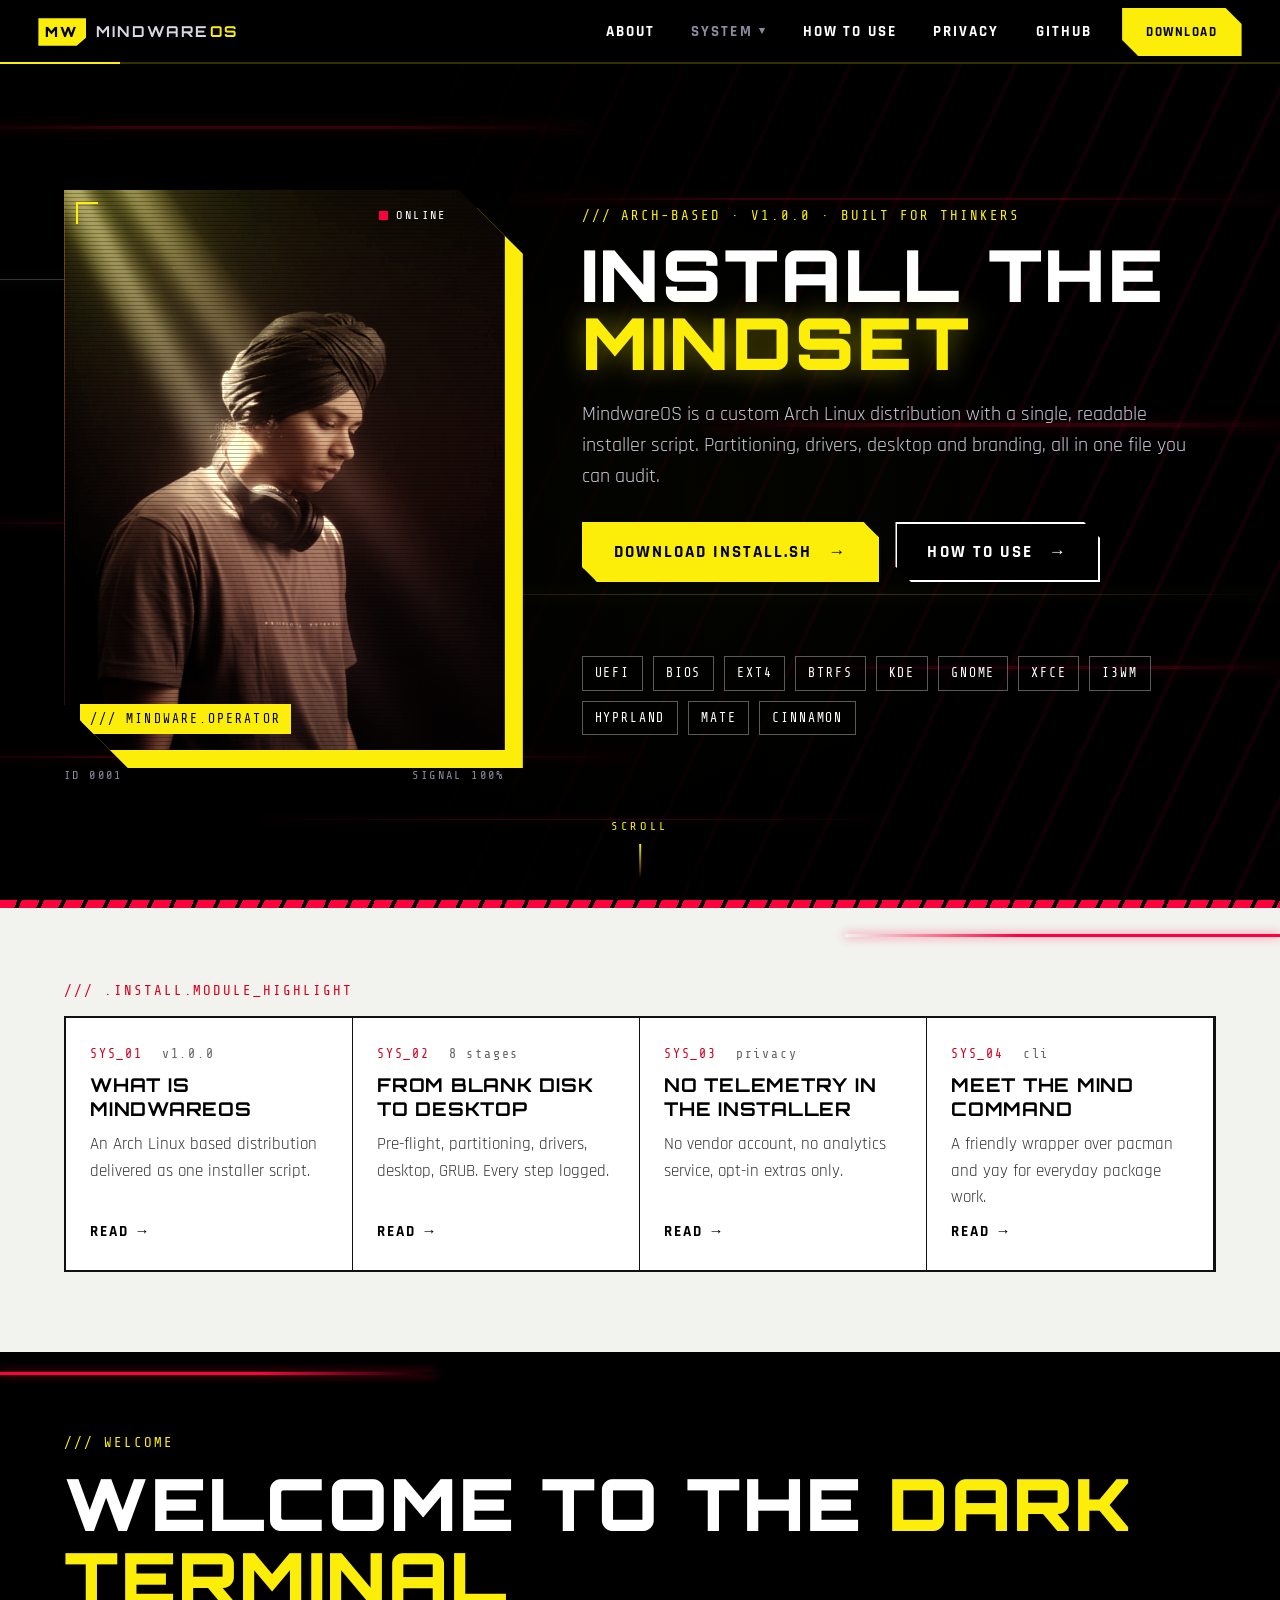
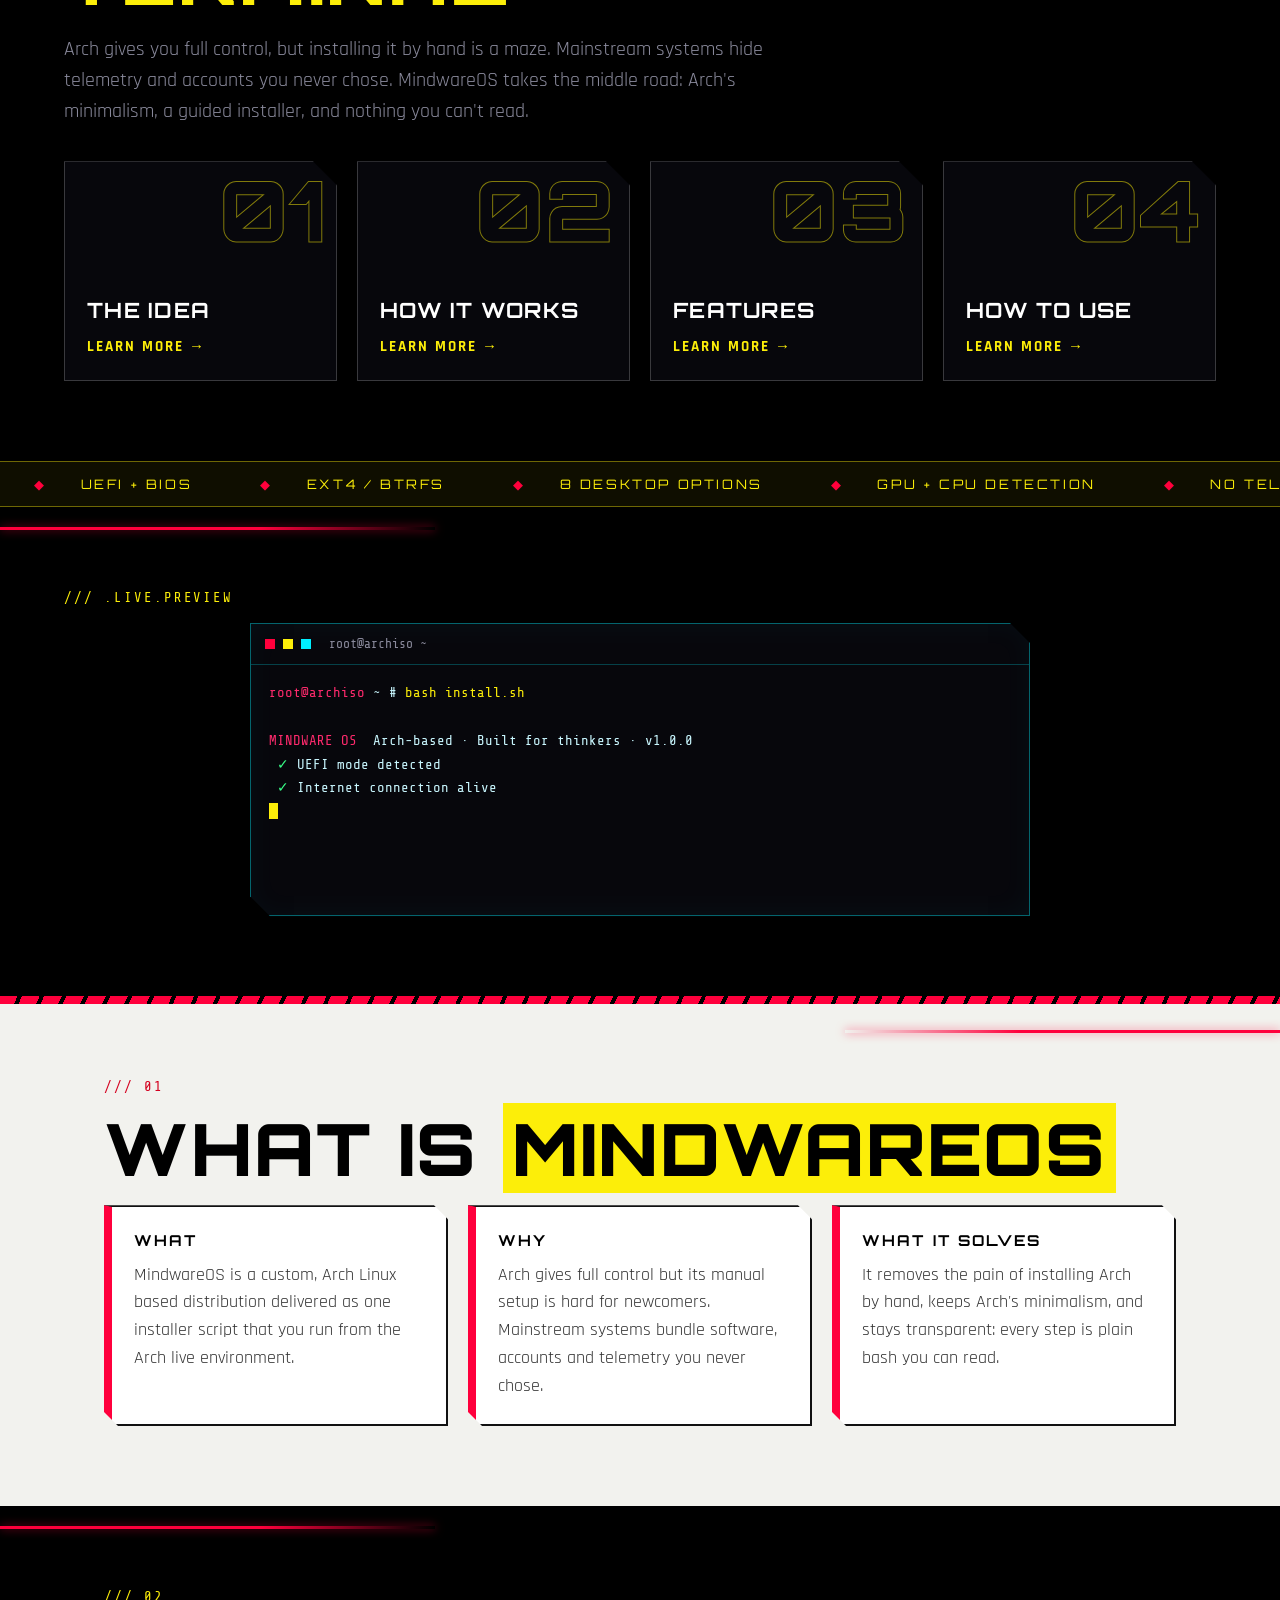
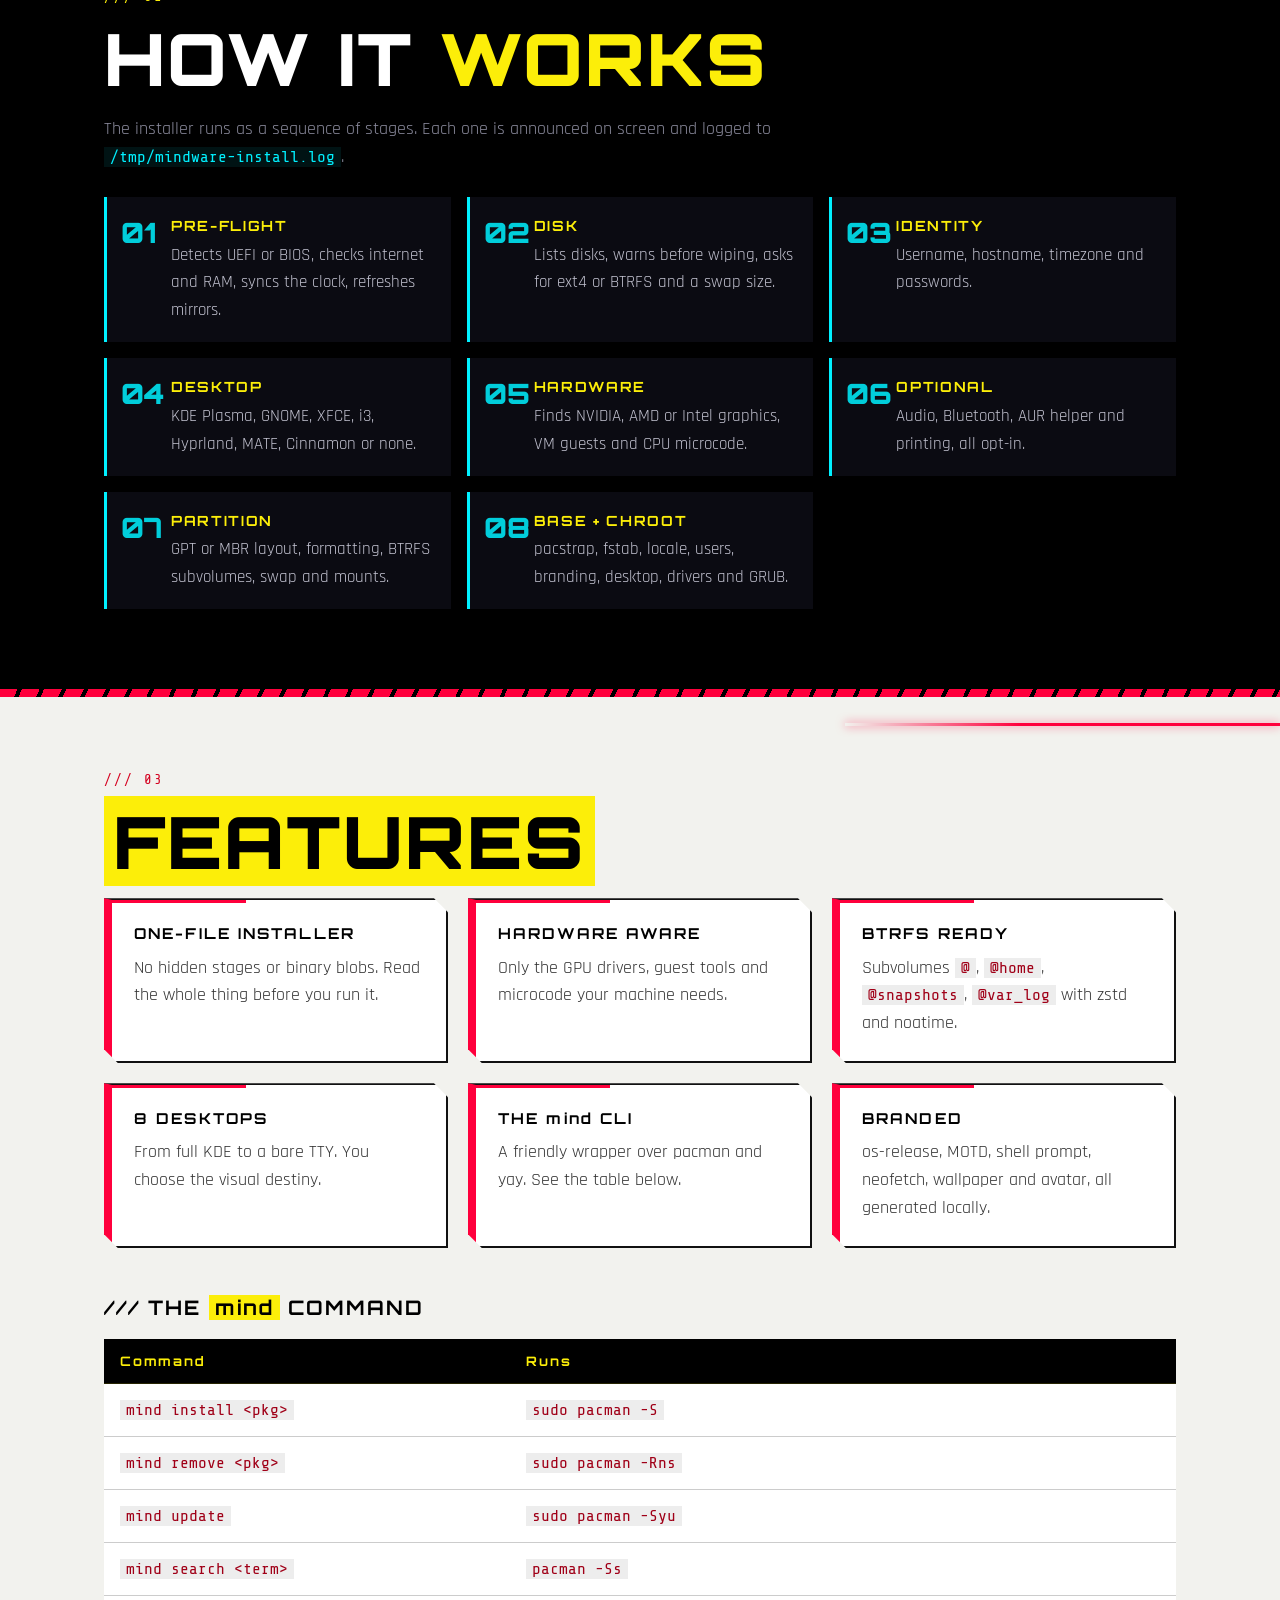
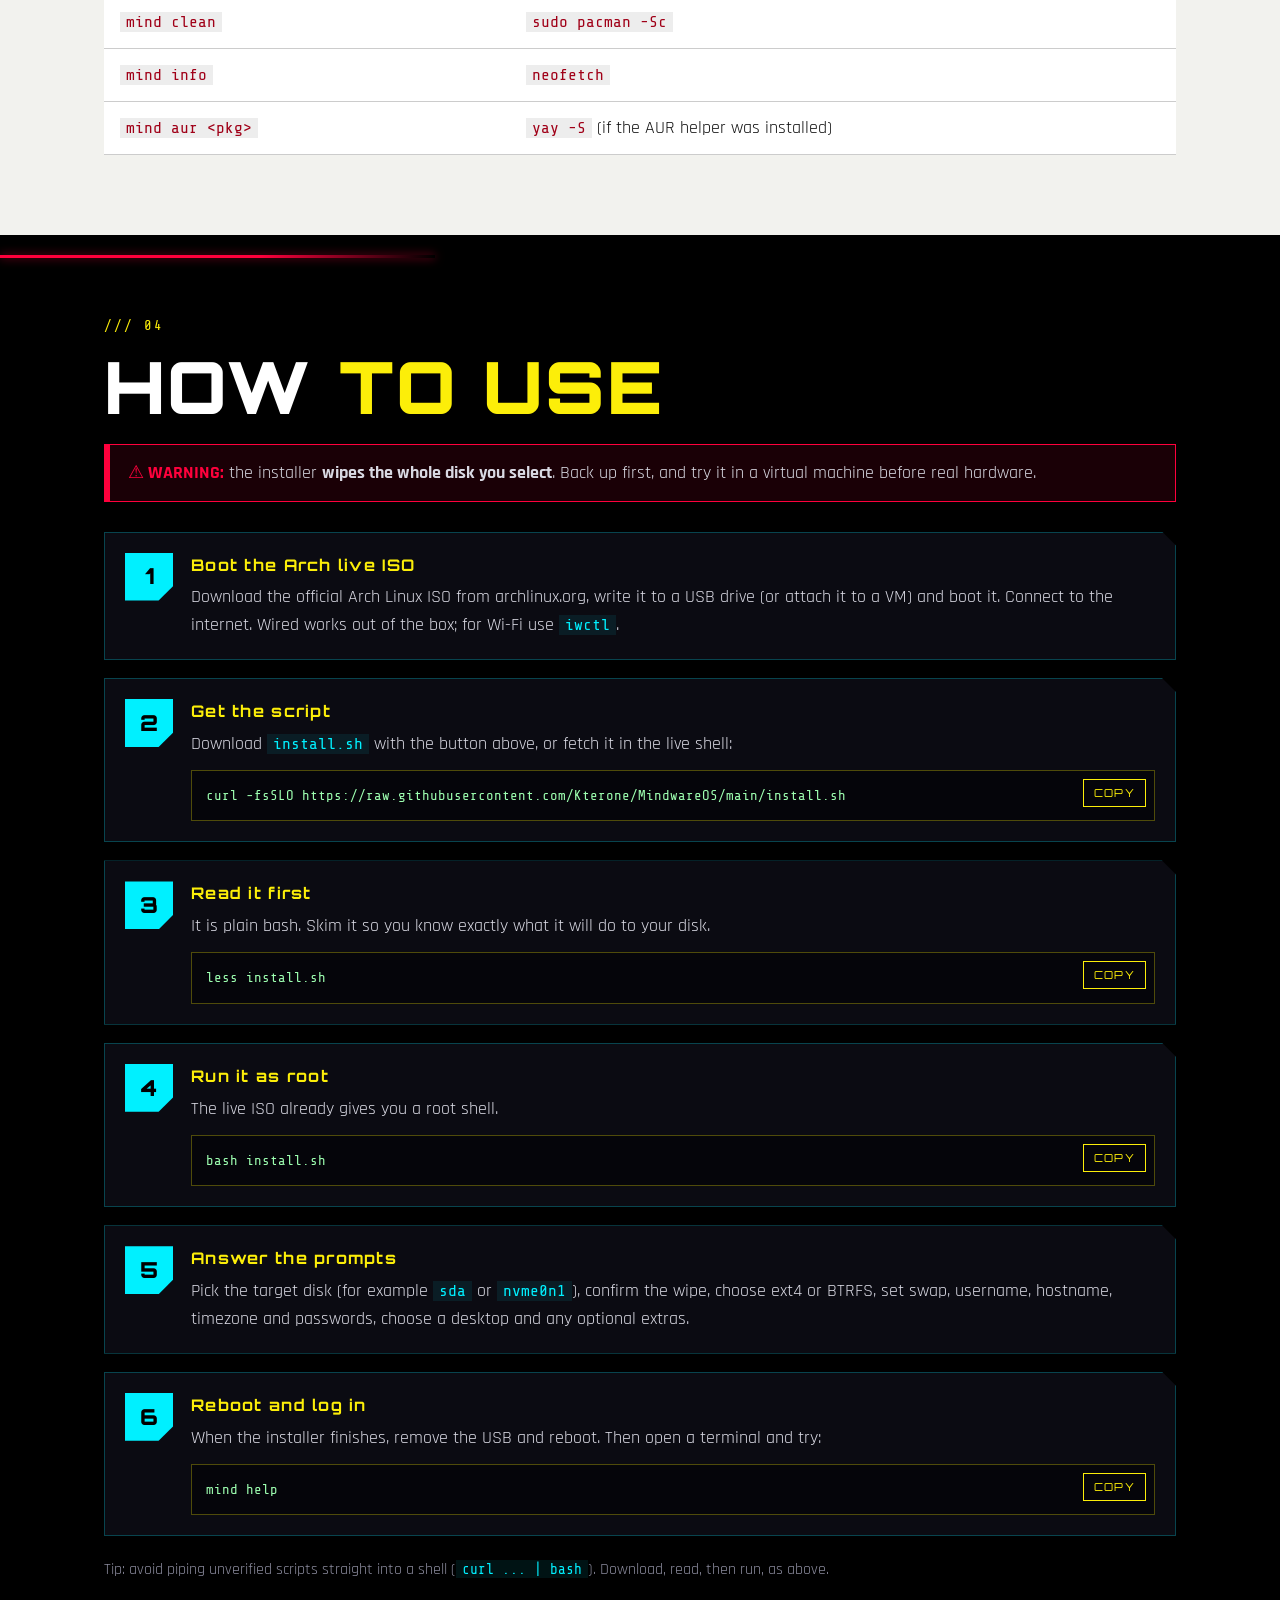
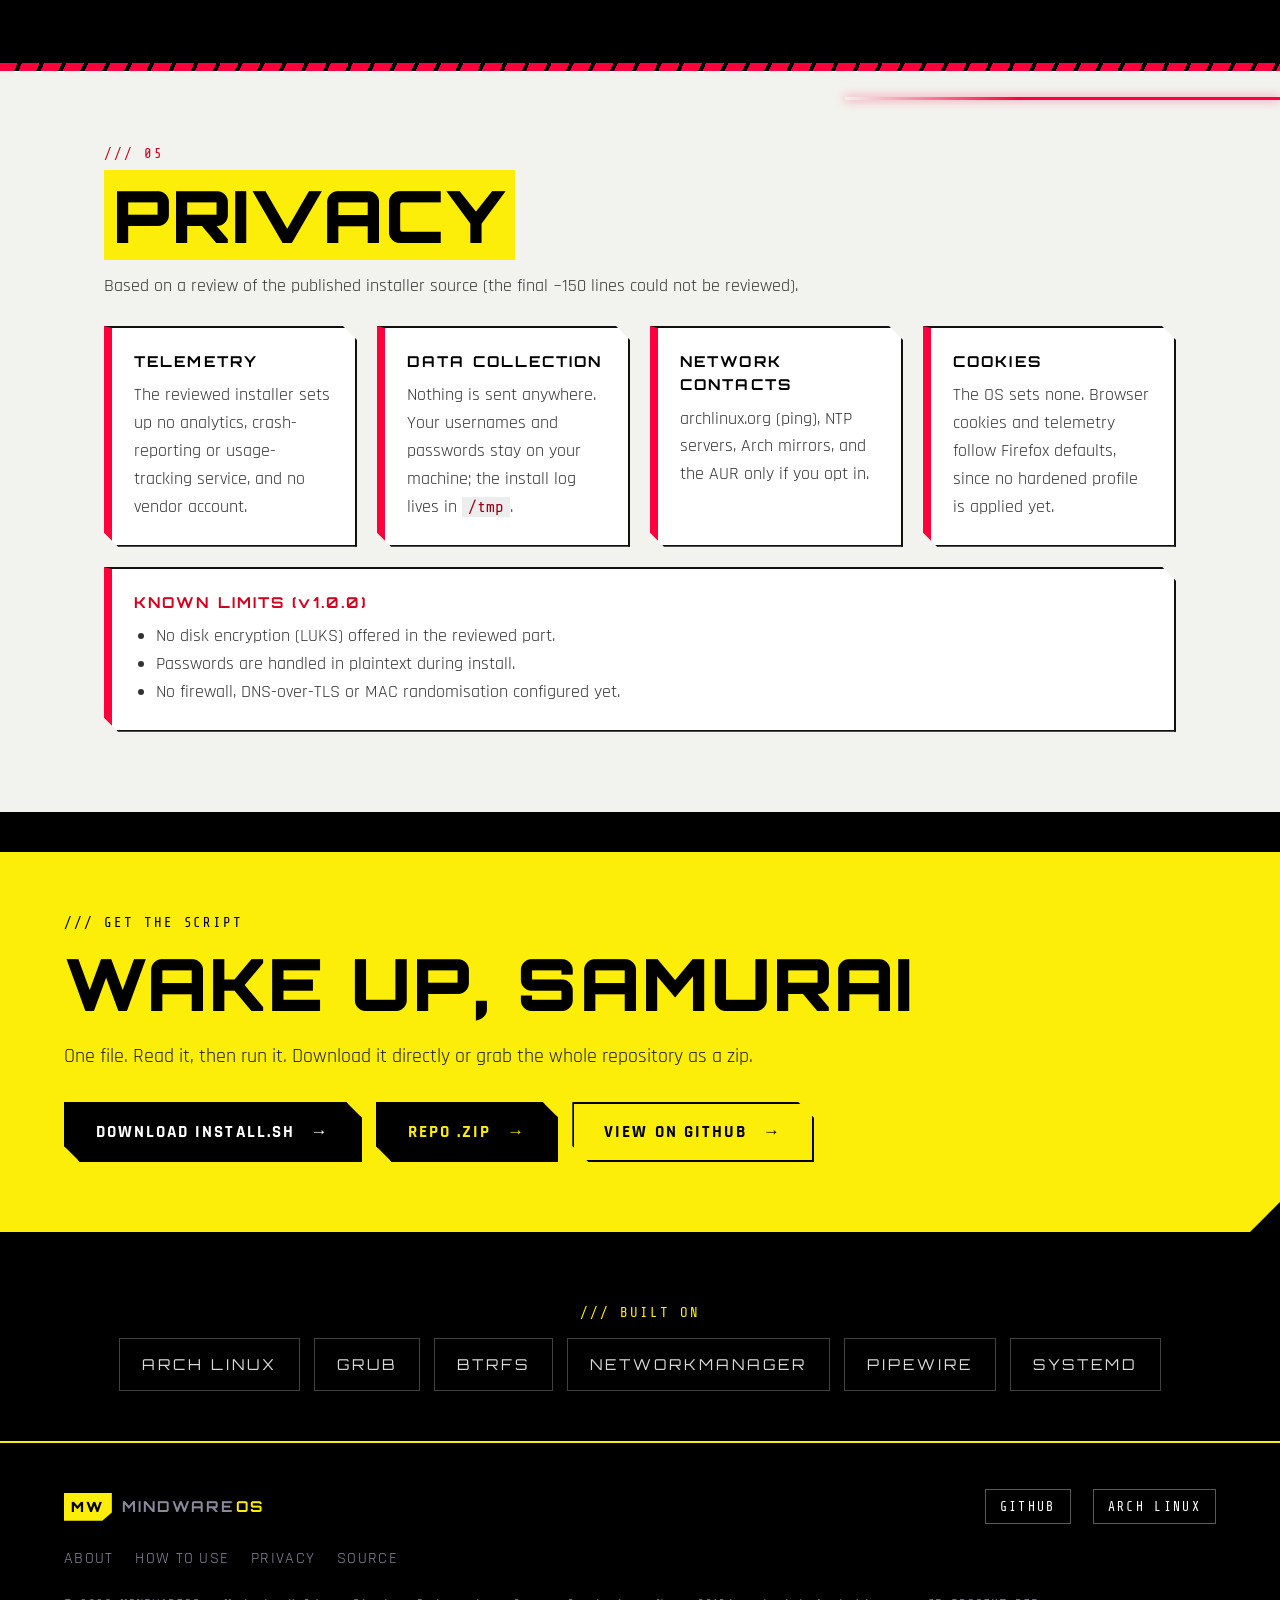
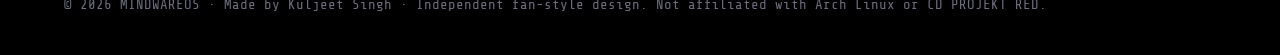
<file: index.html>
<!doctype html>
<html lang="en">
<head>
<meta charset="utf-8">
<meta name="viewport" content="width=device-width, initial-scale=1">
<title>MindwareOS | An OS that respects your intelligence</title>
<meta name="description" content="MindwareOS is an Arch Linux based distribution with a single, readable, one-file installer. Download the script and learn how to use it.">
<meta name="theme-color" content="#0a0a0f">
<link rel="icon" href="data:image/svg+xml,<svg xmlns='http://www.w3.org/2000/svg' viewBox='0 0 100 100'><rect width='100' height='100' fill='%230a0a0f'/><text x='50' y='68' font-size='56' text-anchor='middle' fill='%23fcee0a' font-family='monospace' font-weight='bold'>MW</text></svg>">
<link rel="preconnect" href="https://fonts.googleapis.com">
<link rel="preconnect" href="https://fonts.gstatic.com" crossorigin>
<link href="https://fonts.googleapis.com/css2?family=Orbitron:wght@500;700;900&family=Rajdhani:wght@400;500;600;700&family=Share+Tech+Mono&display=swap" rel="stylesheet">
<link rel="stylesheet" href="style.css">
</head>
<body>

<div id="boot" aria-hidden="true"><pre id="boot-log"></pre></div>

<header class="nav" id="nav">
  <a class="brand" href="#top"><span class="brand-mark">MW</span><span class="brand-t">MINDWARE<b>OS</b></span></a>
  <button class="burger" id="burger" aria-label="Menu" aria-expanded="false"><i></i><i></i><i></i></button>
  <nav id="menu">
    <a href="#about">About</a>
    <div class="dd"><a href="#how" class="dd-t">System <span>&#9662;</span></a>
      <div class="dd-m"><a href="#how">How it works</a><a href="#features">Features</a><a href="#mind">The mind CLI</a></div></div>
    <a href="#use">How to use</a>
    <a href="#privacy">Privacy</a>
    <a href="https://github.com/Kterone/MindwareOS" target="_blank" rel="noopener">GitHub</a>
    <a class="btn btn-sm btn-primary" href="#get">Download</a>
  </nav>
</header>

<main id="top">

<section class="hero">
  <div class="streaks" aria-hidden="true">
    <i style="top:14%;--l:-6%;--w:52%;--d:5.5s;--dl:0s;height:3px"></i>
    <i style="top:22%;--l:40%;--w:60%;--d:7s;--dl:1.2s;height:2px"></i>
    <i style="top:31%;--l:-10%;--w:34%;--d:4.6s;--dl:.6s;height:1px;--sc:#fff"></i>
    <i style="top:47%;--l:55%;--w:48%;--d:6s;--dl:2.1s;height:4px"></i>
    <i style="top:58%;--l:-4%;--w:44%;--d:8s;--dl:.3s;height:2px"></i>
    <i style="top:66%;--l:30%;--w:70%;--d:5s;--dl:1.7s;height:1px;--sc:#fcee09"></i>
    <i style="top:74%;--l:62%;--w:40%;--d:6.4s;--dl:.9s;height:3px"></i>
    <i style="top:84%;--l:-8%;--w:58%;--d:7.4s;--dl:2.6s;height:2px"></i>
    <i style="top:91%;--l:20%;--w:50%;--d:4.2s;--dl:1.4s;height:1px"></i>
  </div>
  <div class="hero-grid">
    <figure class="portrait">
      <div class="p-back"></div>
      <div class="p-frame">
        <img class="p-img" src="hero.jpg" alt="Portrait with headphones, lit by diagonal beams of light" width="648" height="824">
        <img class="p-ghost g1" src="hero.jpg" alt="" aria-hidden="true">
        <img class="p-ghost g2" src="hero.jpg" alt="" aria-hidden="true">
        <span class="p-tint"></span>
        <span class="p-lines"></span>
        <span class="p-tag">/// MINDWARE.OPERATOR</span>
        <span class="p-live"><i></i> ONLINE</span>
        <span class="p-br tl"></span><span class="p-br tr"></span><span class="p-br bl"></span><span class="p-br brr"></span>
      </div>
      <figcaption class="p-cap"><span>ID 0001</span><span>SIGNAL 100%</span></figcaption>
    </figure>

    <div class="hero-in">
      <p class="slash">/// ARCH-BASED &middot; v1.0.0 &middot; BUILT FOR THINKERS</p>
      <h1 class="glitch" data-text="INSTALL THE MINDSET">INSTALL THE<br><span>MINDSET</span></h1>
      <p class="sub">MindwareOS is a custom Arch Linux distribution with a single, readable installer script. Partitioning, drivers, desktop and branding, all in one file you can audit.</p>
      <div class="cta">
        <button class="btn btn-primary" id="dl-btn" type="button">Download install.sh <i class="arr">&rarr;</i></button>
        <a class="btn" href="#use">How to use <i class="arr">&rarr;</i></a>
      </div>
      <p class="note" id="dl-note" role="status"></p>
      <ul class="chips" aria-label="Supported">
        <li>UEFI</li><li>BIOS</li><li>EXT4</li><li>BTRFS</li><li>KDE</li><li>GNOME</li><li>XFCE</li><li>I3WM</li><li>HYPRLAND</li><li>MATE</li><li>CINNAMON</li>
      </ul>
    </div>
  </div>
  <a class="scroll" href="#news" aria-label="Scroll">SCROLL <i></i></a>
</section>

<div class="band light">
<section id="news" class="sec wide">
  <p class="slash">/// .install.module_highlight</p>
  <div class="news">
    <a class="ncard" href="#about"><span class="tagline">SYS_01 <em>v1.0.0</em></span><h3>What is MindwareOS</h3><p>An Arch Linux based distribution delivered as one installer script.</p><span class="more">Read &rarr;</span></a>
    <a class="ncard" href="#how"><span class="tagline">SYS_02 <em>8 stages</em></span><h3>From blank disk to desktop</h3><p>Pre-flight, partitioning, drivers, desktop, GRUB. Every step logged.</p><span class="more">Read &rarr;</span></a>
    <a class="ncard" href="#privacy"><span class="tagline">SYS_03 <em>privacy</em></span><h3>No telemetry in the installer</h3><p>No vendor account, no analytics service, opt-in extras only.</p><span class="more">Read &rarr;</span></a>
    <a class="ncard" href="#mind"><span class="tagline">SYS_04 <em>cli</em></span><h3>Meet the mind command</h3><p>A friendly wrapper over pacman and yay for everyday package work.</p><span class="more">Read &rarr;</span></a>
  </div>
</section>
</div>

<section class="welcome band dark">
  <div class="sec wide">
    <p class="slash">/// WELCOME</p>
    <h2 class="big">WELCOME TO THE <span>DARK TERMINAL</span></h2>
    <p class="sec-sub">Arch gives you full control, but installing it by hand is a maze. Mainstream systems hide telemetry and accounts you never chose. MindwareOS takes the middle road: Arch's minimalism, a guided installer, and nothing you can't read.</p>
    <div class="tiles">
      <a class="tile" href="#about"><b>01</b><h3>The idea</h3><span class="more">Learn more &rarr;</span></a>
      <a class="tile" href="#how"><b>02</b><h3>How it works</h3><span class="more">Learn more &rarr;</span></a>
      <a class="tile" href="#features"><b>03</b><h3>Features</h3><span class="more">Learn more &rarr;</span></a>
      <a class="tile" href="#use"><b>04</b><h3>How to use</h3><span class="more">Learn more &rarr;</span></a>
    </div>
  </div>
</section>

<div class="ticker" aria-hidden="true">
  <div class="ticker-track">
    <span>UEFI + BIOS</span><span>EXT4 / BTRFS</span><span>8 DESKTOP OPTIONS</span><span>GPU + CPU DETECTION</span><span>NO TELEMETRY IN INSTALLER</span><span>ONE FILE, FULLY AUDITABLE</span><span>THE mind CLI</span><span>OPT-IN EXTRAS</span>
    <span>UEFI + BIOS</span><span>EXT4 / BTRFS</span><span>8 DESKTOP OPTIONS</span><span>GPU + CPU DETECTION</span><span>NO TELEMETRY IN INSTALLER</span><span>ONE FILE, FULLY AUDITABLE</span><span>THE mind CLI</span><span>OPT-IN EXTRAS</span>
  </div>
</div>

<div class="band dark">
<section class="sec wide demo">
  <p class="slash">/// .live.preview</p>
  <div class="term" aria-label="Installer preview">
    <div class="term-bar"><i></i><i></i><i></i><span>root@archiso ~</span></div>
    <pre id="term-out"></pre>
  </div>
</section>
</div>

<div class="band light">
<section id="about" class="sec">
  <p class="slash">/// 01</p><h2 class="big">WHAT IS <span>MINDWAREOS</span></h2>
  <div class="cols">
    <div class="panel">
      <h3>WHAT</h3>
      <p>MindwareOS is a custom, Arch Linux based distribution delivered as one installer script that you run from the Arch live environment.</p>
    </div>
    <div class="panel">
      <h3>WHY</h3>
      <p>Arch gives full control but its manual setup is hard for newcomers. Mainstream systems bundle software, accounts and telemetry you never chose.</p>
    </div>
    <div class="panel">
      <h3>WHAT IT SOLVES</h3>
      <p>It removes the pain of installing Arch by hand, keeps Arch's minimalism, and stays transparent: every step is plain bash you can read.</p>
    </div>
  </div>
</section>
</div>

<div class="band dark">
<section id="how" class="sec">
  <p class="slash">/// 02</p><h2 class="big">HOW IT <span>WORKS</span></h2>
  <p class="sec-sub">The installer runs as a sequence of stages. Each one is announced on screen and logged to <code>/tmp/mindware-install.log</code>.</p>
  <ol class="stages">
    <li><b>PRE-FLIGHT</b><span>Detects UEFI or BIOS, checks internet and RAM, syncs the clock, refreshes mirrors.</span></li>
    <li><b>DISK</b><span>Lists disks, warns before wiping, asks for ext4 or BTRFS and a swap size.</span></li>
    <li><b>IDENTITY</b><span>Username, hostname, timezone and passwords.</span></li>
    <li><b>DESKTOP</b><span>KDE Plasma, GNOME, XFCE, i3, Hyprland, MATE, Cinnamon or none.</span></li>
    <li><b>HARDWARE</b><span>Finds NVIDIA, AMD or Intel graphics, VM guests and CPU microcode.</span></li>
    <li><b>OPTIONAL</b><span>Audio, Bluetooth, AUR helper and printing, all opt-in.</span></li>
    <li><b>PARTITION</b><span>GPT or MBR layout, formatting, BTRFS subvolumes, swap and mounts.</span></li>
    <li><b>BASE + CHROOT</b><span>pacstrap, fstab, locale, users, branding, desktop, drivers and GRUB.</span></li>
  </ol>
</section>
</div>

<div class="band light">
<section id="features" class="sec">
  <p class="slash">/// 03</p><h2 class="big"><span>FEATURES</span></h2>
  <div class="cards">
    <article class="card"><h3>ONE-FILE INSTALLER</h3><p>No hidden stages or binary blobs. Read the whole thing before you run it.</p></article>
    <article class="card"><h3>HARDWARE AWARE</h3><p>Only the GPU drivers, guest tools and microcode your machine needs.</p></article>
    <article class="card"><h3>BTRFS READY</h3><p>Subvolumes <code>@</code>, <code>@home</code>, <code>@snapshots</code>, <code>@var_log</code> with zstd and noatime.</p></article>
    <article class="card"><h3>8 DESKTOPS</h3><p>From full KDE to a bare TTY. You choose the visual destiny.</p></article>
    <article class="card"><h3>THE mind CLI</h3><p>A friendly wrapper over pacman and yay. See the table below.</p></article>
    <article class="card"><h3>BRANDED</h3><p>os-release, MOTD, shell prompt, neofetch, wallpaper and avatar, all generated locally.</p></article>
  </div>

  <h3 class="h3" id="mind">/// THE <span class="y">mind</span> COMMAND</h3>
  <div class="table-wrap">
  <table>
    <thead><tr><th>Command</th><th>Runs</th></tr></thead>
    <tbody>
      <tr><td><code>mind install &lt;pkg&gt;</code></td><td><code>sudo pacman -S</code></td></tr>
      <tr><td><code>mind remove &lt;pkg&gt;</code></td><td><code>sudo pacman -Rns</code></td></tr>
      <tr><td><code>mind update</code></td><td><code>sudo pacman -Syu</code></td></tr>
      <tr><td><code>mind search &lt;term&gt;</code></td><td><code>pacman -Ss</code></td></tr>
      <tr><td><code>mind clean</code></td><td><code>sudo pacman -Sc</code></td></tr>
      <tr><td><code>mind info</code></td><td><code>neofetch</code></td></tr>
      <tr><td><code>mind aur &lt;pkg&gt;</code></td><td><code>yay -S</code> (if the AUR helper was installed)</td></tr>
    </tbody>
  </table>
  </div>
</section>
</div>

<div class="band dark">
<section id="use" class="sec">
  <p class="slash">/// 04</p><h2 class="big">HOW <span>TO USE</span></h2>
  <p class="warn"><b>&#9888; WARNING:</b> the installer <b>wipes the whole disk you select</b>. Back up first, and try it in a virtual machine before real hardware.</p>

  <div class="steps">
    <div class="step"><div class="n">1</div><div class="body">
      <h3>Boot the Arch live ISO</h3>
      <p>Download the official Arch Linux ISO from archlinux.org, write it to a USB drive (or attach it to a VM) and boot it. Connect to the internet. Wired works out of the box; for Wi-Fi use <code>iwctl</code>.</p>
    </div></div>

    <div class="step"><div class="n">2</div><div class="body">
      <h3>Get the script</h3>
      <p>Download <code>install.sh</code> with the button above, or fetch it in the live shell:</p>
      <div class="code"><button class="copy" data-copy="curl -fsSLO https://raw.githubusercontent.com/Kterone/MindwareOS/main/install.sh">COPY</button><pre>curl -fsSLO https://raw.githubusercontent.com/Kterone/MindwareOS/main/install.sh</pre></div>
    </div></div>

    <div class="step"><div class="n">3</div><div class="body">
      <h3>Read it first</h3>
      <p>It is plain bash. Skim it so you know exactly what it will do to your disk.</p>
      <div class="code"><button class="copy" data-copy="less install.sh">COPY</button><pre>less install.sh</pre></div>
    </div></div>

    <div class="step"><div class="n">4</div><div class="body">
      <h3>Run it as root</h3>
      <p>The live ISO already gives you a root shell.</p>
      <div class="code"><button class="copy" data-copy="bash install.sh">COPY</button><pre>bash install.sh</pre></div>
    </div></div>

    <div class="step"><div class="n">5</div><div class="body">
      <h3>Answer the prompts</h3>
      <p>Pick the target disk (for example <code>sda</code> or <code>nvme0n1</code>), confirm the wipe, choose ext4 or BTRFS, set swap, username, hostname, timezone and passwords, choose a desktop and any optional extras.</p>
    </div></div>

    <div class="step"><div class="n">6</div><div class="body">
      <h3>Reboot and log in</h3>
      <p>When the installer finishes, remove the USB and reboot. Then open a terminal and try:</p>
      <div class="code"><button class="copy" data-copy="mind help">COPY</button><pre>mind help</pre></div>
    </div></div>
  </div>

  <p class="note-small">Tip: avoid piping unverified scripts straight into a shell (<code>curl ... | bash</code>). Download, read, then run, as above.</p>
</section>
</div>

<div class="band light">
<section id="privacy" class="sec">
  <p class="slash">/// 05</p><h2 class="big"><span>PRIVACY</span></h2>
  <p class="sec-sub">Based on a review of the published installer source (the final ~150 lines could not be reviewed).</p>
  <div class="cols">
    <div class="panel"><h3>TELEMETRY</h3><p>The reviewed installer sets up no analytics, crash-reporting or usage-tracking service, and no vendor account.</p></div>
    <div class="panel"><h3>DATA COLLECTION</h3><p>Nothing is sent anywhere. Your usernames and passwords stay on your machine; the install log lives in <code>/tmp</code>.</p></div>
    <div class="panel"><h3>NETWORK CONTACTS</h3><p>archlinux.org (ping), NTP servers, Arch mirrors, and the AUR only if you opt in.</p></div>
    <div class="panel"><h3>COOKIES</h3><p>The OS sets none. Browser cookies and telemetry follow Firefox defaults, since no hardened profile is applied yet.</p></div>
  </div>
  <div class="panel limits">
    <h3>KNOWN LIMITS (v1.0.0)</h3>
    <ul>
      <li>No disk encryption (LUKS) offered in the reviewed part.</li>
      <li>Passwords are handled in plaintext during install.</li>
      <li>No firewall, DNS-over-TLS or MAC randomisation configured yet.</li>
    </ul>
  </div>
</section>
</div>

<section id="get" class="getband">
  <div class="sec wide gb">
    <div>
      <p class="slash">/// GET THE SCRIPT</p>
      <h2 class="big">WAKE UP, <span>SAMURAI</span></h2>
      <p class="sec-sub">One file. Read it, then run it. Download it directly or grab the whole repository as a zip.</p>
    </div>
    <div class="gb-cta">
      <button class="btn btn-primary" id="dl-btn2" type="button">Download install.sh <i class="arr">&rarr;</i></button>
      <a class="btn" href="https://github.com/Kterone/MindwareOS/archive/refs/heads/main.zip">Repo .zip <i class="arr">&rarr;</i></a>
      <a class="btn btn-ghost" href="https://github.com/Kterone/MindwareOS" target="_blank" rel="noopener">View on GitHub <i class="arr">&rarr;</i></a>
    </div>
  </div>
</section>

<section class="builton">
  <p class="slash">/// BUILT ON</p>
  <ul><li>ARCH LINUX</li><li>GRUB</li><li>BTRFS</li><li>NETWORKMANAGER</li><li>PIPEWIRE</li><li>SYSTEMD</li></ul>
</section>
</main>

<footer>
  <div class="foot-top">
    <a class="brand" href="#top"><span class="brand-mark">MW</span><span class="brand-t">MINDWARE<b>OS</b></span></a>
    <ul class="soc"><li><a href="https://github.com/Kterone/MindwareOS" target="_blank" rel="noopener">GITHUB</a></li><li><a href="https://archlinux.org" target="_blank" rel="noopener">ARCH LINUX</a></li></ul>
  </div>
  <ul class="legal"><li><a href="#about">About</a></li><li><a href="#use">How to use</a></li><li><a href="#privacy">Privacy</a></li><li><a href="https://github.com/Kterone/MindwareOS" target="_blank" rel="noopener">Source</a></li></ul>
  <p>&copy; 2026 MINDWAREOS &middot; Made by Kuljeet Singh &middot; Independent fan-style design. Not affiliated with Arch Linux or CD PROJEKT RED.</p>
</footer>

<script src="script.js"></script>
</body>
</html>
</file>
<file: style.css>
:root{
  --bg:#07070c; --panel:#0e0e16; --y:#fcee0a; --c:#00f0ff; --r:#ff003c; --m:#ff2a6d; --t:#d9d9e3; --dim:#8a8a9c;
  --cut:14px;
}
*{box-sizing:border-box;margin:0;padding:0}
html{scroll-behavior:smooth;scroll-padding-top:70px}
body{background:var(--bg);color:var(--t);font-family:'Rajdhani',system-ui,sans-serif;font-size:18px;line-height:1.55;overflow-x:hidden}
code{font-family:'Share Tech Mono',monospace;color:var(--c);background:rgba(0,240,255,.08);padding:1px 6px;font-size:.9em}
a{color:inherit;text-decoration:none}
.y{color:var(--y)}

/* ---------- FX layers ---------- */
#fx{position:fixed;inset:0;width:100%;height:100%;z-index:0;pointer-events:none}
.grid-floor{position:fixed;left:-50%;right:-50%;bottom:0;height:55vh;z-index:0;pointer-events:none;
  background-image:linear-gradient(rgba(255,0,60,.35) 1px,transparent 1px),linear-gradient(90deg,rgba(255,0,60,.35) 1px,transparent 1px);
  background-size:60px 60px;transform:perspective(420px) rotateX(62deg);transform-origin:50% 100%;
  animation:gridmove 2.4s linear infinite;
  -webkit-mask-image:linear-gradient(to top,#000 0%,transparent 85%);mask-image:linear-gradient(to top,#000 0%,transparent 85%);opacity:.55}
@keyframes gridmove{to{background-position:0 60px}}
.scanlines{position:fixed;inset:0;z-index:50;pointer-events:none;
  background:repeating-linear-gradient(to bottom,rgba(0,0,0,0) 0,rgba(0,0,0,0) 2px,rgba(0,0,0,.22) 3px);mix-blend-mode:multiply}
.scanlines::after{content:"";position:absolute;left:0;right:0;height:120px;top:-120px;
  background:linear-gradient(to bottom,transparent,rgba(0,240,255,.06),transparent);animation:sweep 6s linear infinite}
@keyframes sweep{to{transform:translateY(calc(100vh + 240px))}}
.vignette{position:fixed;inset:0;z-index:49;pointer-events:none;background:radial-gradient(ellipse at center,transparent 55%,rgba(0,0,0,.75) 100%)}

/* ---------- Boot ---------- */
#boot{position:fixed;inset:0;z-index:100;background:#05050a;display:flex;align-items:center;justify-content:center;transition:opacity .5s,visibility .5s}
#boot.done{opacity:0;visibility:hidden}
#boot-log{font-family:'Share Tech Mono',monospace;color:var(--y);font-size:15px;line-height:1.6;padding:20px;white-space:pre-wrap}

/* ---------- Nav ---------- */
.nav{position:fixed;top:0;left:0;right:0;z-index:60;display:flex;justify-content:space-between;align-items:center;gap:16px;
  padding:12px clamp(16px,4vw,48px);background:linear-gradient(to bottom,rgba(7,7,12,.95),rgba(7,7,12,.7));border-bottom:1px solid rgba(252,238,10,.25);backdrop-filter:blur(6px)}
.brand{font-family:'Orbitron',sans-serif;font-weight:900;letter-spacing:.12em;font-size:16px;display:flex;align-items:center;gap:10px}
.brand-mark{background:var(--y);color:#000;padding:3px 7px;clip-path:polygon(0 0,100% 0,100% 70%,80% 100%,0 100%);font-size:14px}
.nav nav{display:flex;align-items:center;gap:22px;font-weight:600;letter-spacing:.08em;text-transform:uppercase;font-size:15px}
.nav nav a:not(.btn){position:relative;color:var(--dim);transition:color .2s}
.nav nav a:not(.btn):hover{color:var(--y)}
.nav nav a:not(.btn)::after{content:"";position:absolute;left:0;bottom:-4px;height:2px;width:0;background:var(--y);transition:width .25s}
.nav nav a:not(.btn):hover::after{width:100%}

/* ---------- Buttons ---------- */
.btn{display:inline-block;font-family:'Orbitron',sans-serif;font-weight:700;font-size:14px;letter-spacing:.14em;text-transform:uppercase;
  padding:14px 26px;color:var(--y);background:transparent;border:0;cursor:pointer;position:relative;
  clip-path:polygon(0 0,calc(100% - var(--cut)) 0,100% var(--cut),100% 100%,var(--cut) 100%,0 calc(100% - var(--cut)));
  box-shadow:inset 0 0 0 2px var(--y);transition:transform .15s,background .2s,color .2s,filter .2s}
.btn::before{content:"";position:absolute;inset:0;box-shadow:inset 0 0 0 2px var(--y)}
.btn:hover{background:var(--y);color:#000;transform:translateY(-2px);filter:drop-shadow(0 0 12px rgba(252,238,10,.7))}
.btn-primary{background:var(--y);color:#000;animation:pulse 2.2s ease-in-out infinite}
.btn-primary:hover{background:#fff;color:#000}
.btn-ghost{color:var(--c);box-shadow:inset 0 0 0 2px var(--c)}
.btn-ghost:hover{background:var(--c);color:#000;filter:drop-shadow(0 0 12px rgba(0,240,255,.7))}
.btn-sm{padding:8px 16px;font-size:12px}
@keyframes pulse{0%,100%{filter:drop-shadow(0 0 4px rgba(252,238,10,.5))}50%{filter:drop-shadow(0 0 16px rgba(252,238,10,.95))}}

/* ---------- Layout ---------- */
main{position:relative;z-index:10}
.hero{min-height:100vh;padding:130px clamp(16px,5vw,80px) 70px;display:flex;flex-direction:column;align-items:center;text-align:center}
.tag{font-family:'Share Tech Mono',monospace;color:var(--c);letter-spacing:.2em;font-size:14px;margin-bottom:18px}
.lead{font-family:'Orbitron',sans-serif;font-size:clamp(18px,2.6vw,28px);margin-top:14px;letter-spacing:.05em}
.sub{max-width:720px;margin:16px auto 28px;color:var(--dim);font-size:20px}
.cta{display:flex;gap:16px;flex-wrap:wrap;justify-content:center}
.note{min-height:24px;margin-top:14px;font-family:'Share Tech Mono',monospace;font-size:14px;color:var(--c)}

/* ---------- Glitch ---------- */
.glitch{position:relative;font-family:'Orbitron',sans-serif;font-weight:900;font-size:clamp(40px,10vw,120px);line-height:1;letter-spacing:.04em;color:var(--y);
  text-shadow:0 0 22px rgba(252,238,10,.45)}
.glitch::before,.glitch::after{content:attr(data-text);position:absolute;left:0;top:0;width:100%;overflow:hidden;opacity:0}
.glitch::before{color:var(--c);text-shadow:none;animation:g1 3s infinite steps(1);clip-path:inset(0 0 55% 0)}
.glitch::after{color:var(--r);text-shadow:none;animation:g2 2.6s infinite steps(1);clip-path:inset(55% 0 0 0)}
@keyframes g1{0%,88%,100%{transform:translate(0);opacity:0}90%{transform:translate(-5px,-2px);opacity:1}93%{transform:translate(4px,1px);opacity:1}96%{transform:translate(-3px,2px);opacity:1}98%{opacity:0}}
@keyframes g2{0%,82%,100%{transform:translate(0);opacity:0}84%{transform:translate(5px,2px);opacity:1}88%{transform:translate(-4px,-1px);opacity:1}92%{transform:translate(3px,-2px);opacity:1}95%{opacity:0}}

/* ---------- Terminal ---------- */
.term{width:min(780px,100%);margin-top:48px;text-align:left;background:rgba(8,8,14,.92);border:1px solid rgba(0,240,255,.4);
  box-shadow:0 0 30px rgba(0,240,255,.15),inset 0 0 30px rgba(0,240,255,.04);
  clip-path:polygon(0 0,calc(100% - 20px) 0,100% 20px,100% 100%,20px 100%,0 calc(100% - 20px))}
.term-bar{display:flex;align-items:center;gap:8px;padding:10px 14px;border-bottom:1px solid rgba(0,240,255,.25);font-family:'Share Tech Mono',monospace;font-size:13px;color:var(--dim)}
.term-bar i{width:10px;height:10px;background:var(--r)}.term-bar i:nth-child(2){background:var(--y)}.term-bar i:nth-child(3){background:var(--c)}
.term-bar span{margin-left:10px}
#term-out{font-family:'Share Tech Mono',monospace;font-size:14px;line-height:1.7;padding:16px 18px;min-height:250px;white-space:pre-wrap;color:#c9f7ff}
#term-out .ok{color:#39ff88}#term-out .p{color:var(--m)}#term-out .y{color:var(--y)}
#term-out .cur{display:inline-block;width:9px;height:16px;background:var(--y);vertical-align:-3px;animation:blink 1s steps(1) infinite}
@keyframes blink{50%{opacity:0}}

/* ---------- Ticker ---------- */
.ticker{overflow:hidden;border-block:1px solid rgba(252,238,10,.4);background:rgba(252,238,10,.06);position:relative;z-index:10}
.ticker-track{display:flex;width:max-content;animation:tick 32s linear infinite}
.ticker span{font-family:'Orbitron',sans-serif;font-size:13px;letter-spacing:.2em;padding:12px 34px;color:var(--y);white-space:nowrap}
.ticker span::before{content:"\25C6";color:var(--r);margin-right:34px}
@keyframes tick{to{transform:translateX(-50%)}}

/* ---------- Sections ---------- */
.sec{padding:90px clamp(16px,5vw,80px);max-width:1200px;margin:0 auto}
.h{font-family:'Orbitron',sans-serif;font-weight:900;font-size:clamp(24px,4vw,40px);letter-spacing:.08em;margin-bottom:22px;display:flex;align-items:center;gap:16px}
.h span{background:var(--y);color:#000;font-size:.5em;padding:5px 10px;clip-path:polygon(0 0,100% 0,100% 65%,78% 100%,0 100%)}
.h::after{content:"";flex:1;height:2px;background:linear-gradient(90deg,var(--y),transparent)}
.h3{font-family:'Orbitron',sans-serif;font-size:20px;letter-spacing:.1em;margin:44px 0 16px}
.sec-sub{color:var(--dim);margin-bottom:26px}

.cols{display:grid;grid-template-columns:repeat(auto-fit,minmax(240px,1fr));gap:20px}
.panel,.card{position:relative;background:linear-gradient(160deg,rgba(18,18,30,.92),rgba(10,10,18,.92));border:1px solid rgba(252,238,10,.28);padding:22px 22px 24px;
  clip-path:polygon(0 0,calc(100% - var(--cut)) 0,100% var(--cut),100% 100%,var(--cut) 100%,0 calc(100% - var(--cut)));
  transition:transform .25s,border-color .25s,box-shadow .25s}
.panel:hover,.card:hover{transform:translateY(-5px);border-color:var(--y);box-shadow:0 0 28px rgba(252,238,10,.18)}
.panel h3,.card h3{font-family:'Orbitron',sans-serif;font-size:15px;letter-spacing:.14em;color:var(--y);margin-bottom:8px}
.panel p,.card p{color:#c1c1cf}
.cards{display:grid;grid-template-columns:repeat(auto-fit,minmax(260px,1fr));gap:20px}
.card::after{content:"";position:absolute;left:0;top:0;height:3px;width:40%;background:var(--r);animation:bar 3s ease-in-out infinite alternate}
@keyframes bar{to{width:100%}}
.limits{margin-top:20px;border-color:rgba(255,0,60,.5)}.limits h3{color:var(--r)}
.limits ul{padding-left:22px;color:#c1c1cf}

.stages{list-style:none;counter-reset:s;display:grid;grid-template-columns:repeat(auto-fit,minmax(260px,1fr));gap:16px;margin-top:8px}
.stages li{counter-increment:s;position:relative;padding:18px 18px 18px 64px;background:rgba(14,14,22,.85);border-left:3px solid var(--c)}
.stages li::before{content:counter(s,decimal-leading-zero);position:absolute;left:14px;top:14px;font-family:'Orbitron',sans-serif;font-weight:900;font-size:28px;color:var(--c);opacity:.85}
.stages b{display:block;font-family:'Orbitron',sans-serif;letter-spacing:.12em;font-size:14px;color:var(--y);margin-bottom:4px}
.stages span{color:#c1c1cf;font-size:17px}

.table-wrap{overflow-x:auto}
table{width:100%;border-collapse:collapse;background:rgba(14,14,22,.85)}
th,td{text-align:left;padding:12px 16px;border-bottom:1px solid rgba(252,238,10,.15)}
th{font-family:'Orbitron',sans-serif;font-size:13px;letter-spacing:.15em;color:#000;background:var(--y)}
tbody tr{transition:background .2s}tbody tr:hover{background:rgba(252,238,10,.07)}

/* ---------- How to use ---------- */
.warn{background:rgba(255,0,60,.1);border:1px solid var(--r);border-left:6px solid var(--r);padding:14px 18px;margin-bottom:30px}
.warn b:first-child{color:var(--r)}
.steps{display:grid;grid-template-columns:minmax(0,1fr);gap:18px}
.step{display:flex;gap:18px;align-items:flex-start;background:rgba(14,14,22,.85);padding:20px;border:1px solid rgba(0,240,255,.25);
  clip-path:polygon(0 0,calc(100% - var(--cut)) 0,100% var(--cut),100% 100%,0 100%)}
.step .n{flex:none;width:48px;height:48px;display:grid;place-items:center;font-family:'Orbitron',sans-serif;font-weight:900;font-size:22px;color:#000;background:var(--c);
  clip-path:polygon(0 0,100% 0,100% 70%,70% 100%,0 100%)}
.step .body{min-width:0;flex:1}
.step h3{font-family:'Orbitron',sans-serif;font-size:16px;letter-spacing:.08em;color:var(--y);margin-bottom:6px}
.code{position:relative;margin-top:12px;background:#05050a;border:1px solid rgba(252,238,10,.3)}
.code pre{font-family:'Share Tech Mono',monospace;font-size:14px;padding:14px 84px 14px 14px;color:#9dffb0;overflow-x:auto;white-space:pre}
.copy{position:absolute;right:8px;top:8px;font-family:'Orbitron',sans-serif;font-size:11px;letter-spacing:.12em;padding:6px 10px;background:transparent;color:var(--y);border:1px solid var(--y);cursor:pointer;transition:.2s}
.copy:hover{background:var(--y);color:#000}
.note-small{margin-top:22px;color:var(--dim);font-size:16px}

.final{text-align:center;padding-bottom:110px}
.final p{color:var(--dim);margin:16px 0 28px;font-size:20px}
.final .glitch{font-size:clamp(30px,7vw,76px)}
footer{position:relative;z-index:10;text-align:center;padding:30px 16px 40px;border-top:1px solid rgba(252,238,10,.25);color:var(--dim);font-size:15px;font-family:'Share Tech Mono',monospace}

/* ---------- Reveal ---------- */
.rv{opacity:0;transform:translateY(26px);transition:opacity .7s,transform .7s}
.rv.in{opacity:1;transform:none}

@media (max-width:820px){
  .nav nav a:not(.btn){display:none}
  .step{flex-direction:column;align-items:stretch}
  body{font-size:17px}
}
@media (prefers-reduced-motion:reduce){
  *,*::before,*::after{animation:none!important;transition:none!important}
  .rv{opacity:1;transform:none}
  #boot{display:none}
}

/* ================= cyberpunk.net-style layer ================= */
:root{--y:#fcee09}
.nav{background:rgba(0,0,0,.92);border-bottom:0;padding:0 clamp(16px,3vw,40px);height:64px}
.nav::after{content:"";position:absolute;left:0;right:0;bottom:0;height:2px;background:linear-gradient(90deg,var(--y) 0 120px,rgba(252,238,9,.2) 120px)}
.brand{gap:10px}.brand-t{font-family:'Orbitron',sans-serif;font-weight:700;letter-spacing:.14em;font-size:15px}.brand-t b{color:var(--y);margin-left:2px}
.nav nav{height:100%;gap:0}
.nav nav>a:not(.btn),.dd>a{display:flex;align-items:center;height:64px;padding:0 18px;font-family:'Rajdhani',sans-serif;font-weight:700;letter-spacing:.14em;color:#fff;font-size:15px;position:relative}
.nav nav>a:not(.btn)::after,.dd>a::after{display:none}
.nav nav>a:not(.btn):hover,.dd:hover>a{background:var(--y);color:#000}
.dd{position:relative;height:100%}.dd-t span{margin-left:6px;font-size:11px}
.dd-m{position:absolute;top:64px;left:0;min-width:200px;background:#000;border:1px solid var(--y);border-top:0;display:none;flex-direction:column}
.dd:hover .dd-m,.dd:focus-within .dd-m{display:flex}
.dd-m a{padding:14px 18px;font-weight:700;letter-spacing:.12em;font-size:14px;text-transform:uppercase;color:#fff}
.dd-m a:hover{background:var(--y);color:#000}
.nav .btn-sm{margin-left:12px;padding:12px 22px;font-size:13px}
.burger{display:none;background:none;border:0;cursor:pointer;width:44px;height:44px;flex-direction:column;justify-content:center;gap:6px;align-items:center}
.burger i{display:block;width:26px;height:3px;background:var(--y);transition:.25s}
.burger[aria-expanded=true] i:nth-child(1){transform:translateY(9px) rotate(45deg)}
.burger[aria-expanded=true] i:nth-child(2){opacity:0}
.burger[aria-expanded=true] i:nth-child(3){transform:translateY(-9px) rotate(-45deg)}

.btn{font-family:'Rajdhani',sans-serif;font-weight:700;font-size:17px;letter-spacing:.12em;padding:15px 30px;box-shadow:none;background:#000;color:#fff;border:2px solid #fff;clip-path:polygon(0 0,calc(100% - 16px) 0,100% 16px,100% 100%,16px 100%,0 calc(100% - 16px))}
.btn::before{display:none}
.btn .arr{font-style:normal;display:inline-block;margin-left:10px;transition:transform .2s}
.btn:hover .arr{transform:translateX(6px)}
.btn:hover{background:var(--y);color:#000;border-color:var(--y);filter:none}
.btn-primary{background:var(--y);color:#000;border-color:var(--y);animation:none}
.btn-primary:hover{background:#fff;border-color:#fff;filter:drop-shadow(0 0 14px rgba(252,238,9,.8))}
.btn-ghost{color:var(--c);border-color:var(--c);background:#000}
.btn-ghost:hover{background:var(--c);color:#000;border-color:var(--c)}

.slash{font-family:'Share Tech Mono',monospace;color:var(--y);letter-spacing:.14em;font-size:14px;margin-bottom:14px;text-transform:uppercase}
.big{color:#fff;font-family:'Orbitron',sans-serif;font-weight:900;font-size:clamp(30px,6vw,72px);line-height:1.02;letter-spacing:.03em;text-transform:uppercase;margin-bottom:20px}
.big span{color:var(--y)}
.wide{max-width:1320px}

/* hero */
.hero{position:relative;min-height:100vh;padding:150px clamp(20px,6vw,100px) 90px;align-items:flex-start;text-align:left;justify-content:center;overflow:hidden}
.hero-bg{position:absolute;inset:0;z-index:0;background:radial-gradient(ellipse at 75% 35%,rgba(255,0,60,.28),transparent 55%),radial-gradient(ellipse at 20% 80%,rgba(0,240,255,.12),transparent 50%),linear-gradient(180deg,#0a0008 0%,#0b0610 60%,#000 100%)}
.sun{position:absolute;right:8%;top:16%;width:min(34vw,420px);aspect-ratio:1;border-radius:50%;
  background:linear-gradient(180deg,var(--y) 0%,#ff7a00 45%,var(--r) 100%);opacity:.9;filter:drop-shadow(0 0 60px rgba(255,0,60,.7));
  -webkit-mask-image:repeating-linear-gradient(180deg,#000 0 14px,transparent 14px 18px);mask-image:repeating-linear-gradient(180deg,#000 0 14px,transparent 14px 18px);animation:sunpulse 5s ease-in-out infinite}
@keyframes sunpulse{50%{transform:scale(1.04);filter:drop-shadow(0 0 90px rgba(255,0,60,.9))}}
#skyline{position:absolute;left:0;right:0;bottom:0;height:46%}
#skyline svg{width:100%;height:100%;display:block}
#skyline .win{animation:win 4s steps(1) infinite}
@keyframes win{0%,60%{opacity:1}61%,70%{opacity:.15}71%,100%{opacity:1}}
.hero-in{position:relative;z-index:5;max-width:1000px}
.hero .glitch{font-size:clamp(40px,8vw,128px);line-height:.95;text-align:left;color:#fff;text-shadow:none;margin-bottom:22px}
.hero .glitch span{color:var(--y);text-shadow:0 0 28px rgba(252,238,9,.4)}
.hero .glitch::before,.hero .glitch::after{white-space:normal}
.hero .sub{margin:0 0 30px;max-width:620px;font-size:21px;color:#c9c9d6}
.hero .cta{justify-content:flex-start}
.chips{list-style:none;display:flex;flex-wrap:wrap;gap:10px;margin-top:36px}
.chips li{font-family:'Share Tech Mono',monospace;font-size:13px;letter-spacing:.14em;color:#fff;border:1px solid rgba(255,255,255,.35);padding:6px 12px;background:rgba(0,0,0,.45)}
.scroll{position:absolute;z-index:6;left:50%;bottom:22px;transform:translateX(-50%);font-family:'Share Tech Mono',monospace;font-size:12px;letter-spacing:.3em;color:var(--y);display:flex;flex-direction:column;align-items:center;gap:8px}
.scroll i{display:block;width:2px;height:34px;background:linear-gradient(var(--y),transparent);animation:drip 1.6s ease-in-out infinite}
@keyframes drip{0%{transform:scaleY(0);transform-origin:top}50%{transform:scaleY(1);transform-origin:top}51%{transform-origin:bottom}100%{transform:scaleY(0);transform-origin:bottom}}

/* news highlight */
.news{display:grid;grid-template-columns:repeat(auto-fit,minmax(250px,1fr));gap:0;border:1px solid rgba(255,255,255,.18)}
.ncard{position:relative;display:flex;flex-direction:column;gap:10px;padding:26px 24px 26px;background:#000;border-right:1px solid rgba(255,255,255,.18);transition:background .25s}
.ncard:last-child{border-right:0}
.ncard::before{content:"";position:absolute;left:0;top:0;height:4px;width:0;background:var(--y);transition:width .35s}
.ncard:hover{background:#0d0d05}.ncard:hover::before{width:100%}
.tagline{font-family:'Share Tech Mono',monospace;font-size:13px;letter-spacing:.14em;color:var(--y)}.tagline em{font-style:normal;color:var(--dim);margin-left:10px}
.ncard h3{font-family:'Orbitron',sans-serif;font-size:19px;line-height:1.25;letter-spacing:.04em;text-transform:uppercase;color:#fff}
.ncard p{color:#b9b9c6;font-size:17px}
.more{margin-top:auto;font-family:'Rajdhani',sans-serif;font-weight:700;letter-spacing:.14em;text-transform:uppercase;color:var(--y);font-size:15px}

/* welcome tiles */
.welcome{background:linear-gradient(180deg,transparent,rgba(252,238,9,.05));border-top:1px solid rgba(255,255,255,.1)}
.welcome .sec-sub{max-width:760px;font-size:20px}
.tiles{display:grid;grid-template-columns:repeat(auto-fit,minmax(230px,1fr));gap:20px;margin-top:34px}
.tile{position:relative;min-height:220px;padding:22px;display:flex;flex-direction:column;justify-content:flex-end;gap:8px;overflow:hidden;background:#07070c;border:1px solid rgba(255,255,255,.2);
  clip-path:polygon(0 0,calc(100% - 24px) 0,100% 24px,100% 100%,0 100%);transition:transform .25s,border-color .25s}
.tile b{position:absolute;right:14px;top:6px;font-family:'Orbitron',sans-serif;font-weight:900;font-size:84px;line-height:1;color:transparent;-webkit-text-stroke:1px rgba(252,238,9,.5);transition:.3s}
.tile::after{content:"";position:absolute;inset:0;background:linear-gradient(135deg,transparent 55%,rgba(252,238,9,.18));opacity:0;transition:.3s}
.tile h3{font-family:'Orbitron',sans-serif;text-transform:uppercase;letter-spacing:.06em;font-size:21px;color:#fff;position:relative;z-index:2}
.tile .more{margin-top:0;position:relative;z-index:2}
.tile:hover{transform:translateY(-6px);border-color:var(--y)}.tile:hover::after{opacity:1}.tile:hover b{-webkit-text-stroke-color:var(--y);transform:scale(1.08)}

.demo{padding-top:60px;padding-bottom:30px}
.demo .term{margin:0 auto}
.sec{padding-top:80px;padding-bottom:80px}

/* get band, built on */
.getband{position:relative;z-index:10;background:var(--y);color:#000;clip-path:polygon(0 0,100% 0,100% calc(100% - 30px),calc(100% - 30px) 100%,0 100%);margin-top:40px}
.getband .gb{display:flex;gap:30px;align-items:center;justify-content:space-between;flex-wrap:wrap;padding-top:60px;padding-bottom:70px}
.getband .slash{color:#000}.getband .big,.getband .big span{color:#000}.getband .sec-sub{color:#222!important;opacity:1!important;margin:0;max-width:560px;font-size:20px}
.gb-cta{display:flex;gap:14px;flex-wrap:wrap}
.getband .btn{background:#000;color:var(--y);border-color:#000}
.getband .btn:hover{background:#fff;color:#000;border-color:#fff}
.getband .btn-primary{background:#000;color:#fff}
.getband .btn-ghost{background:transparent;color:#000;border-color:#000}
.getband .btn-ghost:hover{background:#000;color:var(--y)}
.getband .note-small{color:#000}
.builton{position:relative;z-index:10;text-align:center;padding:70px 16px 50px}
.builton ul{list-style:none;display:flex;flex-wrap:wrap;justify-content:center;gap:14px;margin-top:6px}
.builton li{font-family:'Orbitron',sans-serif;letter-spacing:.2em;font-size:15px;color:#fff;border:1px solid rgba(255,255,255,.3);padding:14px 22px;opacity:.85;transition:.25s}
.builton li:hover{border-color:var(--y);color:var(--y);opacity:1;transform:translateY(-3px)}

/* footer */
footer{background:#000;font-family:'Rajdhani',sans-serif;padding:50px clamp(16px,5vw,80px) 40px;text-align:left;border-top:2px solid var(--y)}
.foot-top{display:flex;justify-content:space-between;align-items:center;flex-wrap:wrap;gap:20px;margin-bottom:26px}
.soc,.legal{list-style:none;display:flex;flex-wrap:wrap;gap:12px 22px}
.soc a{font-family:'Share Tech Mono',monospace;font-size:13px;letter-spacing:.18em;color:#fff;border:1px solid rgba(255,255,255,.35);padding:9px 14px}
.soc a:hover{background:var(--y);color:#000;border-color:var(--y)}
.legal{margin-bottom:22px}.legal a{color:var(--dim);font-size:16px;letter-spacing:.08em;text-transform:uppercase}.legal a:hover{color:var(--y)}
footer p{color:#6c6c7c;font-size:14px;font-family:'Share Tech Mono',monospace}

/* tone down old panels to match */
.panel,.card{background:#07070c;border:1px solid rgba(255,255,255,.2)}
.panel h3,.card h3{color:#fff}
.panel:hover,.card:hover{border-color:var(--y);box-shadow:none}
th{background:var(--y)}
.nav+main .sec-sub{max-width:760px}

@media (max-width:980px){
  .burger{display:flex}
  .nav nav{position:fixed;top:64px;left:0;right:0;height:auto;flex-direction:column;align-items:stretch;background:#000;border-bottom:2px solid var(--y);max-height:0;overflow:hidden;transition:max-height .35s}
  .nav nav.open{max-height:80vh;overflow:auto}
  .nav nav>a:not(.btn),.dd>a{height:56px;border-top:1px solid rgba(255,255,255,.1)}
  .dd{height:auto}.dd-m{position:static;display:flex;border:0}.dd-m a{padding-left:34px}
  .nav .btn-sm{margin:14px 18px;text-align:center}
  .nav nav>a:not(.btn){display:flex!important}
  .sun{right:-10%;top:10%;width:62vw;opacity:.45}
  .hero .btn{width:100%;text-align:center}
}

/* ================= v3: flat black bg, portrait hero, cursor ================= */
body{background:#000}
.grid-floor,.scanlines,.vignette,#fx,.sun,#skyline,.hero-bg{display:none!important}
.hero{padding:120px clamp(20px,5vw,90px) 80px;align-items:center;text-align:left;justify-content:center;
  background:radial-gradient(ellipse at 22% 55%,rgba(252,238,9,.10),transparent 55%),radial-gradient(ellipse at 85% 20%,rgba(255,0,60,.10),transparent 50%),#000}
.hero-grid{position:relative;z-index:5;width:100%;max-width:1320px;display:grid;grid-template-columns:minmax(280px,.82fr) 1.18fr;gap:clamp(30px,6vw,90px);align-items:center}
.hero-in{max-width:none}
.hero .glitch{font-size:clamp(36px,5.6vw,92px)}
.hero .sub{font-size:20px}

/* portrait */
.portrait{position:relative;margin:0;width:100%;max-width:520px;justify-self:center}
.p-back{position:absolute;inset:0;transform:translate(18px,18px);background:var(--y);
  clip-path:polygon(0 0,calc(100% - 46px) 0,100% 46px,100% 100%,46px 100%,0 calc(100% - 46px))}
.p-frame{position:relative;overflow:hidden;aspect-ratio:648/824;background:#000;
  clip-path:polygon(0 0,calc(100% - 46px) 0,100% 46px,100% 100%,46px 100%,0 calc(100% - 46px))}
.p-img{position:absolute;inset:0;width:100%;height:100%;object-fit:cover;display:block;filter:grayscale(.55) contrast(1.12) brightness(.95) sepia(.35) hue-rotate(-8deg) saturate(1.5)}
.p-tint{position:absolute;inset:0;background:linear-gradient(155deg,rgba(252,238,9,.55) 0%,rgba(255,120,0,.25) 38%,rgba(255,0,60,.50) 100%);mix-blend-mode:soft-light}
.p-tint::after{content:"";position:absolute;inset:0;background:linear-gradient(180deg,transparent 55%,rgba(0,0,0,.75));}
.p-lines{position:absolute;inset:0;background:repeating-linear-gradient(0deg,rgba(0,0,0,.28) 0 1px,transparent 1px 4px);mix-blend-mode:multiply;pointer-events:none}
.p-ghost{position:absolute;inset:0;width:100%;height:100%;object-fit:cover;opacity:0;mix-blend-mode:screen;pointer-events:none}
.p-ghost.g1{filter:grayscale(1) brightness(1.1) sepia(1) hue-rotate(150deg) saturate(6);animation:pg1 5s infinite steps(1)}
.p-ghost.g2{filter:grayscale(1) brightness(1.1) sepia(1) hue-rotate(-30deg) saturate(8);animation:pg2 5s infinite steps(1)}
@keyframes pg1{0%,90%,100%{opacity:0;transform:none}91%{opacity:.55;transform:translate(-8px,2px);clip-path:inset(18% 0 62% 0)}93%{opacity:.5;transform:translate(7px,-1px);clip-path:inset(55% 0 25% 0)}95%{opacity:0}}
@keyframes pg2{0%,88%,100%{opacity:0;transform:none}89%{opacity:.5;transform:translate(8px,-2px);clip-path:inset(40% 0 40% 0)}92%{opacity:.45;transform:translate(-6px,2px);clip-path:inset(8% 0 78% 0)}94%{opacity:0}}
.p-tag{position:absolute;left:16px;bottom:16px;font-family:'Share Tech Mono',monospace;font-size:13px;letter-spacing:.16em;color:#000;background:var(--y);padding:5px 10px}
.p-live{position:absolute;right:58px;top:16px;font-family:'Share Tech Mono',monospace;font-size:12px;letter-spacing:.2em;color:#fff;display:flex;align-items:center;gap:8px}
.p-live i{width:9px;height:9px;background:var(--r);animation:blink 1.1s steps(1) infinite}
.p-br{position:absolute;width:22px;height:22px;border:2px solid var(--y)}
.p-br.tl{left:12px;top:12px;border-right:0;border-bottom:0}
.p-br.bl{left:12px;bottom:12px;border-right:0;border-top:0;display:none}
.p-br.tr{display:none}.p-br.brr{right:12px;bottom:12px;border-left:0;border-top:0;display:none}
.p-cap{position:absolute;left:0;right:0;bottom:-34px;display:flex;justify-content:space-between;font-family:'Share Tech Mono',monospace;font-size:12px;letter-spacing:.2em;color:var(--dim)}

@media (max-width:980px){
  .hero-grid{grid-template-columns:1fr}
  .portrait{max-width:380px;order:-1;margin-bottom:34px}
  .p-back{transform:translate(12px,12px)}
  .hero .glitch{font-size:clamp(36px,11vw,72px)}
}

/* ================= v4: white / black bands + red stretch lines ================= */
body{background:#000}
.hero{background:#000;position:relative;overflow:hidden}
.hero::before{content:"";position:absolute;inset:0;z-index:0;pointer-events:none;
  background:radial-gradient(ellipse at 20% 55%,rgba(252,238,9,.08),transparent 55%),
  repeating-linear-gradient(115deg,transparent 0 46px,rgba(255,0,60,.07) 46px 50px);
  -webkit-mask-image:linear-gradient(90deg,transparent 30%,#000 90%);mask-image:linear-gradient(90deg,transparent 30%,#000 90%)}
.streaks{position:absolute;inset:0;z-index:1;pointer-events:none;overflow:hidden}
.streaks i{position:absolute;left:var(--l);width:var(--w);background:linear-gradient(90deg,transparent,var(--sc,#ff003c) 30%,var(--sc,#ff003c) 70%,transparent);
  box-shadow:0 0 14px var(--sc,#ff003c);transform-origin:left center;opacity:.2;animation:str var(--d) ease-in-out infinite alternate;animation-delay:var(--dl)}
@keyframes str{0%{transform:scaleX(.12) translateX(0);opacity:.15}55%{opacity:1}100%{transform:scaleX(1) translateX(40px);opacity:.65}}

.band{position:relative;z-index:10}
.band.dark{background:#000;color:var(--t)}
.band.light{background:#f2f2ee;color:#111}
.band.light::before{content:"";position:absolute;left:0;right:0;top:0;height:8px;background:repeating-linear-gradient(115deg,var(--r) 0 16px,#000 16px 20px)}
.band.light::after,.band.dark::after{content:"";position:absolute;top:34px;height:3px;width:34%;background:linear-gradient(90deg,transparent,var(--r) 40%,var(--r));box-shadow:0 0 10px rgba(255,0,60,.6);transform-origin:right center;animation:str2 5s ease-in-out infinite alternate;pointer-events:none}
.band.light::after{right:0}
.band.dark::after{left:0;background:linear-gradient(90deg,var(--r),var(--r) 60%,transparent);transform-origin:left center;top:20px}
@keyframes str2{0%{transform:scaleX(.25);opacity:.4}100%{transform:scaleX(1);opacity:1}}
.band .sec{position:relative;z-index:2}

/* light-theme components */
.light .slash{color:#d4001f}
.light .big{color:#000}
.light .big span{color:#000;background:var(--y);padding:0 .12em}
.light .sec-sub{color:#333}
.light .y{background:var(--y);color:#000;padding:0 6px}
.light .h3{color:#000}
.light code{color:#a00018;background:rgba(0,0,0,.07)}
.light .ncard{background:#fff;color:#000;border-right:1px solid #111}
.light .news{border:2px solid #111;background:#fff}
.light .ncard:hover{background:var(--y)}
.light .ncard h3{color:#000}.light .ncard p{color:#333}
.light .tagline{color:#d4001f}.light .tagline em{color:#666}
.light .more{color:#000}
.light .panel,.light .card{background:#fff;border:2px solid #111;border-left:8px solid var(--r);color:#111}
.light .panel h3,.light .card h3{color:#000}
.light .panel p,.light .card p{color:#333}
.light .panel:hover,.light .card:hover{border-color:#111;border-left-color:var(--y);box-shadow:none}
.light .limits h3{color:#d4001f}.light .limits ul{color:#333}
.light table{background:#fff}.light td{color:#111;border-bottom:1px solid #ccc}
.light th{background:#000;color:var(--y)}
.light tbody tr:hover{background:rgba(252,238,9,.35)}
.light .card::after{background:var(--r)}
.light ::selection{background:var(--y)}

.welcome.band{border-top:0}
@media (max-width:980px){.band.light::after,.band.dark::after{width:55%}}
</file>
